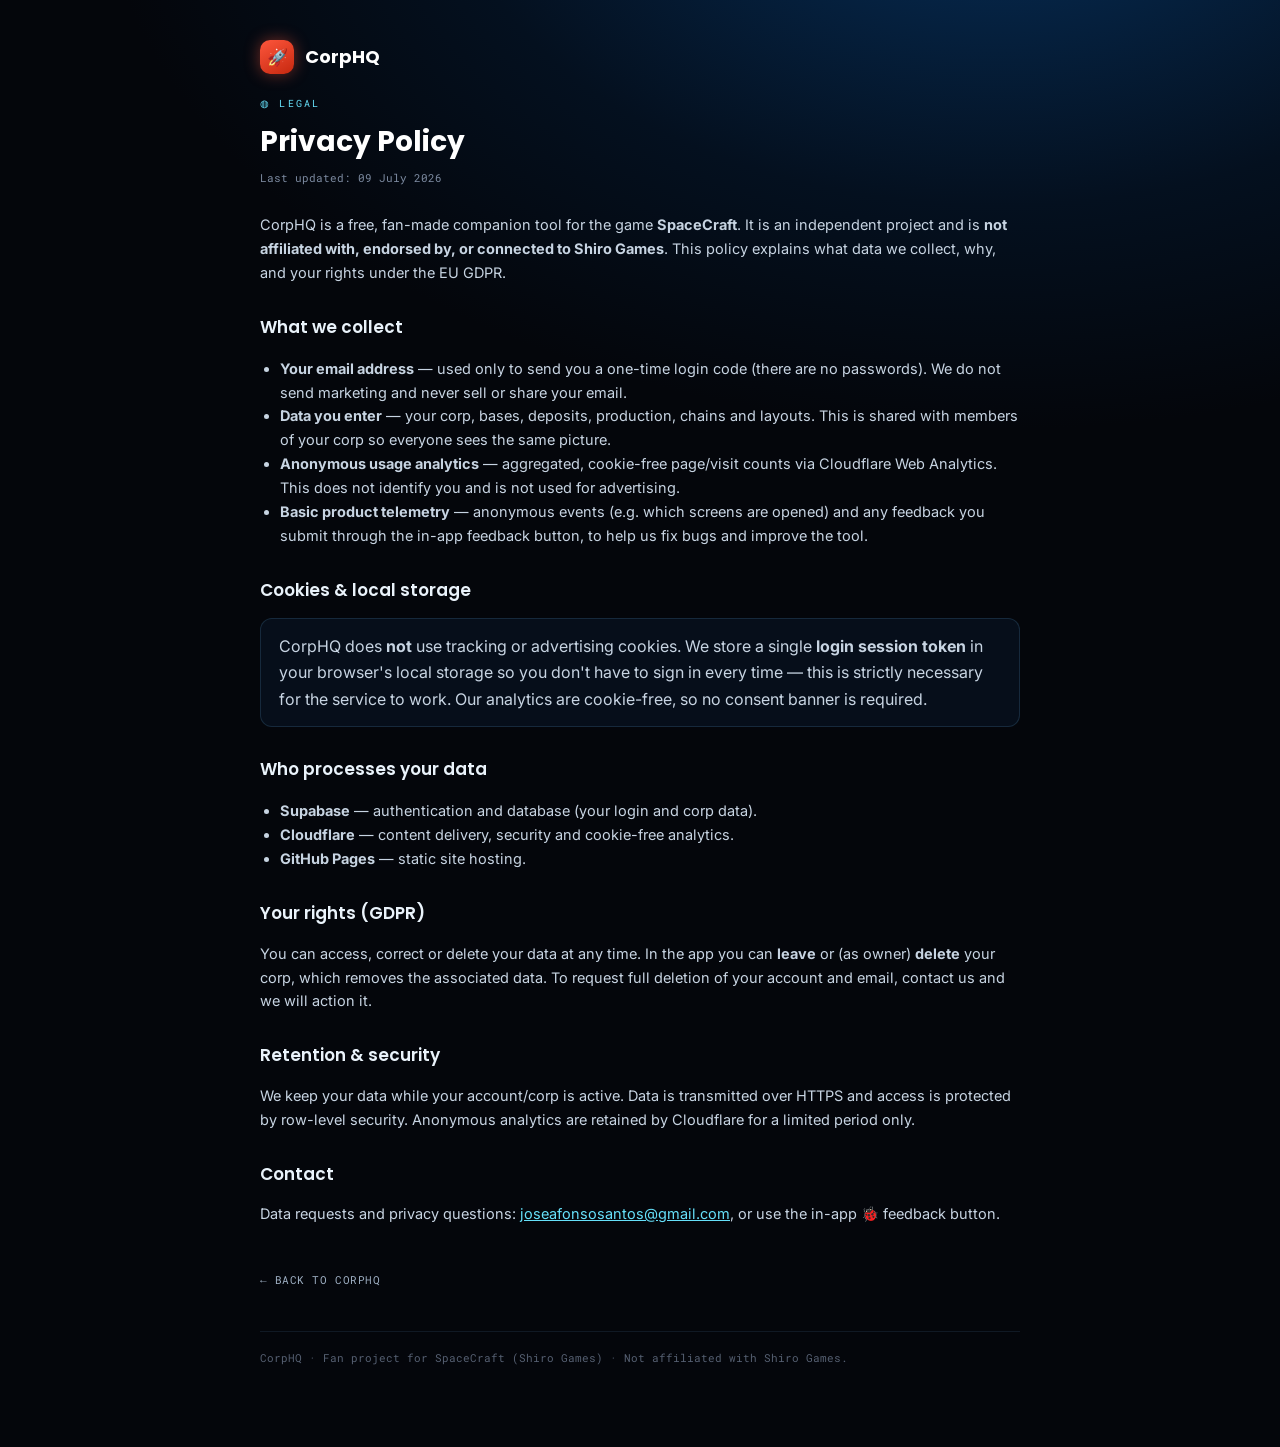
<file: privacy.html>
<!DOCTYPE html><html lang="en"><head><title>Privacy Policy — CorpHQ</title>
<meta charset="utf-8"><meta name="viewport" content="width=device-width,initial-scale=1">
<meta name="robots" content="index,follow">
<link rel="preconnect" href="https://fonts.googleapis.com">
<link rel="stylesheet" href="https://fonts.googleapis.com/css2?family=Poppins:wght@600;700&family=Roboto+Mono:wght@500&family=Inter:wght@400;600&display=swap">
<style>
  html,body{margin:0}
  body{font-family:Inter,system-ui,sans-serif;color:#c7d4e2;background:radial-gradient(1100px 700px at 78% -10%,#06305c,#04101f 50%,#04060b 82%);min-height:100vh;line-height:1.65}
  .wrap{max-width:760px;margin:0 auto;padding:40px 22px 80px}
  .top{display:flex;align-items:center;gap:11px;margin-bottom:8px}
  .logo{width:34px;height:34px;border-radius:10px;background:linear-gradient(150deg,#fd563c,#c6280f);display:flex;align-items:center;justify-content:center;box-shadow:0 0 16px rgba(253,86,60,.45);font-size:17px}
  .brand{font-family:Poppins,sans-serif;font-weight:700;font-size:18px;color:#fff}
  .eyebrow{font-family:"Roboto Mono",monospace;font-size:10px;letter-spacing:.22em;color:#66e0fa;margin:22px 0 6px}
  h1{font-family:Poppins,sans-serif;font-size:28px;font-weight:700;color:#fff;margin:0 0 4px}
  .upd{font-family:"Roboto Mono",monospace;font-size:11px;color:#7d8ba1;margin-bottom:26px}
  h2{font-family:Poppins,sans-serif;font-size:17px;font-weight:600;color:#eaf3fb;margin:28px 0 8px}
  p,li{font-size:14.5px}
  a{color:#66e0fa}
  ul{padding-left:20px}
  .box{background:rgba(9,20,38,.6);border:1px solid rgba(96,165,215,.18);border-radius:12px;padding:14px 18px;margin:14px 0}
  .back{display:inline-flex;align-items:center;gap:7px;margin-top:30px;font-family:"Roboto Mono",monospace;font-size:11px;letter-spacing:.05em;text-transform:uppercase;color:#9fb0c4;text-decoration:none}
  footer{margin-top:40px;padding-top:18px;border-top:1px solid rgba(96,165,215,.12);font-family:"Roboto Mono",monospace;font-size:10.5px;color:#566072}
</style>
</head><body><div class="wrap">
  <div class="top"><span class="logo">🚀</span><span class="brand">CorpHQ</span></div>
  <div class="eyebrow">◍ LEGAL</div>
  <h1>Privacy Policy</h1>
  <div class="upd">Last updated: 09 July 2026</div>

  <p>CorpHQ is a free, fan-made companion tool for the game <b>SpaceCraft</b>. It is an independent project and is <b>not affiliated with, endorsed by, or connected to Shiro Games</b>. This policy explains what data we collect, why, and your rights under the EU GDPR.</p>

  <h2>What we collect</h2>
  <ul>
    <li><b>Your email address</b> — used only to send you a one-time login code (there are no passwords). We do not send marketing and never sell or share your email.</li>
    <li><b>Data you enter</b> — your corp, bases, deposits, production, chains and layouts. This is shared with members of your corp so everyone sees the same picture.</li>
    <li><b>Anonymous usage analytics</b> — aggregated, cookie-free page/visit counts via Cloudflare Web Analytics. This does not identify you and is not used for advertising.</li>
    <li><b>Basic product telemetry</b> — anonymous events (e.g. which screens are opened) and any feedback you submit through the in-app feedback button, to help us fix bugs and improve the tool.</li>
  </ul>

  <h2>Cookies &amp; local storage</h2>
  <div class="box">CorpHQ does <b>not</b> use tracking or advertising cookies. We store a single <b>login session token</b> in your browser's local storage so you don't have to sign in every time — this is strictly necessary for the service to work. Our analytics are cookie-free, so no consent banner is required.</div>

  <h2>Who processes your data</h2>
  <ul>
    <li><b>Supabase</b> — authentication and database (your login and corp data).</li>
    <li><b>Cloudflare</b> — content delivery, security and cookie-free analytics.</li>
    <li><b>GitHub Pages</b> — static site hosting.</li>
  </ul>

  <h2>Your rights (GDPR)</h2>
  <p>You can access, correct or delete your data at any time. In the app you can <b>leave</b> or (as owner) <b>delete</b> your corp, which removes the associated data. To request full deletion of your account and email, contact us and we will action it.</p>

  <h2>Retention &amp; security</h2>
  <p>We keep your data while your account/corp is active. Data is transmitted over HTTPS and access is protected by row-level security. Anonymous analytics are retained by Cloudflare for a limited period only.</p>

  <h2>Contact</h2>
  <p>Data requests and privacy questions: <a href="mailto:joseafonsosantos@gmail.com">joseafonsosantos@gmail.com</a>, or use the in-app 🐞 feedback button.</p>

  <a class="back" href="/">← Back to CorpHQ</a>
  <footer>CorpHQ · Fan project for SpaceCraft (Shiro Games) · Not affiliated with Shiro Games.</footer>
</div></body></html>
</file>
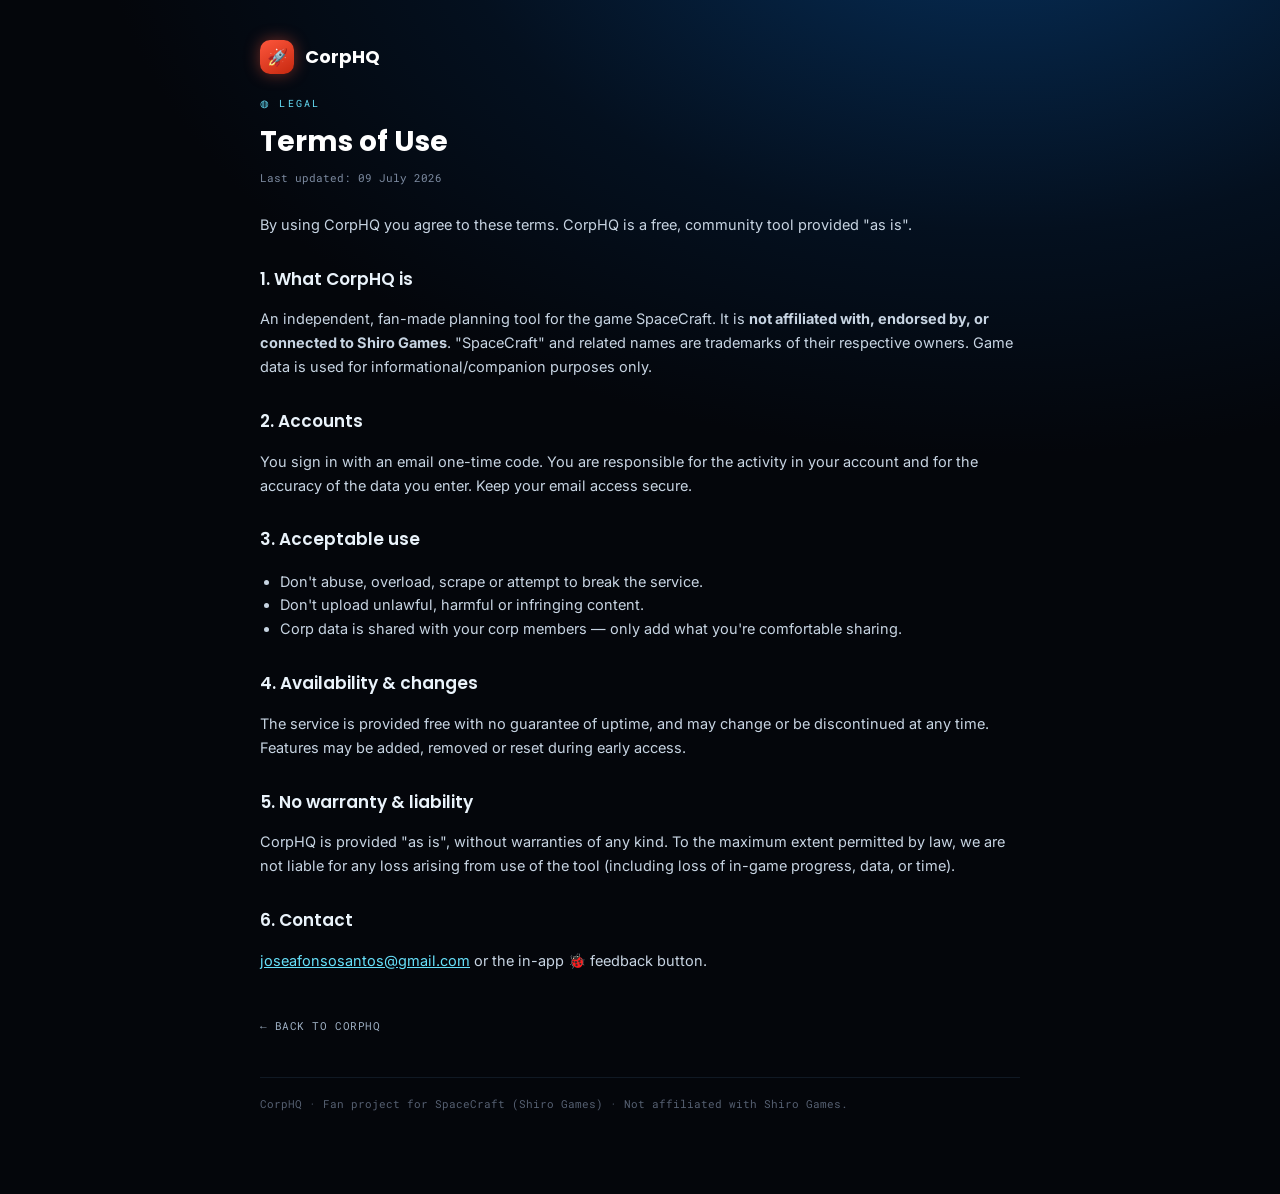
<file: terms.html>
<!DOCTYPE html><html lang="en"><head><title>Terms of Use — CorpHQ</title>
<meta charset="utf-8"><meta name="viewport" content="width=device-width,initial-scale=1">
<meta name="robots" content="index,follow">
<link rel="preconnect" href="https://fonts.googleapis.com">
<link rel="stylesheet" href="https://fonts.googleapis.com/css2?family=Poppins:wght@600;700&family=Roboto+Mono:wght@500&family=Inter:wght@400;600&display=swap">
<style>
  html,body{margin:0}
  body{font-family:Inter,system-ui,sans-serif;color:#c7d4e2;background:radial-gradient(1100px 700px at 78% -10%,#06305c,#04101f 50%,#04060b 82%);min-height:100vh;line-height:1.65}
  .wrap{max-width:760px;margin:0 auto;padding:40px 22px 80px}
  .top{display:flex;align-items:center;gap:11px;margin-bottom:8px}
  .logo{width:34px;height:34px;border-radius:10px;background:linear-gradient(150deg,#fd563c,#c6280f);display:flex;align-items:center;justify-content:center;box-shadow:0 0 16px rgba(253,86,60,.45);font-size:17px}
  .brand{font-family:Poppins,sans-serif;font-weight:700;font-size:18px;color:#fff}
  .eyebrow{font-family:"Roboto Mono",monospace;font-size:10px;letter-spacing:.22em;color:#66e0fa;margin:22px 0 6px}
  h1{font-family:Poppins,sans-serif;font-size:28px;font-weight:700;color:#fff;margin:0 0 4px}
  .upd{font-family:"Roboto Mono",monospace;font-size:11px;color:#7d8ba1;margin-bottom:26px}
  h2{font-family:Poppins,sans-serif;font-size:17px;font-weight:600;color:#eaf3fb;margin:28px 0 8px}
  p,li{font-size:14.5px}
  a{color:#66e0fa}
  ul{padding-left:20px}
  .back{display:inline-flex;align-items:center;gap:7px;margin-top:30px;font-family:"Roboto Mono",monospace;font-size:11px;letter-spacing:.05em;text-transform:uppercase;color:#9fb0c4;text-decoration:none}
  footer{margin-top:40px;padding-top:18px;border-top:1px solid rgba(96,165,215,.12);font-family:"Roboto Mono",monospace;font-size:10.5px;color:#566072}
</style>
</head><body><div class="wrap">
  <div class="top"><span class="logo">🚀</span><span class="brand">CorpHQ</span></div>
  <div class="eyebrow">◍ LEGAL</div>
  <h1>Terms of Use</h1>
  <div class="upd">Last updated: 09 July 2026</div>

  <p>By using CorpHQ you agree to these terms. CorpHQ is a free, community tool provided "as is".</p>

  <h2>1. What CorpHQ is</h2>
  <p>An independent, fan-made planning tool for the game SpaceCraft. It is <b>not affiliated with, endorsed by, or connected to Shiro Games</b>. "SpaceCraft" and related names are trademarks of their respective owners. Game data is used for informational/companion purposes only.</p>

  <h2>2. Accounts</h2>
  <p>You sign in with an email one-time code. You are responsible for the activity in your account and for the accuracy of the data you enter. Keep your email access secure.</p>

  <h2>3. Acceptable use</h2>
  <ul>
    <li>Don't abuse, overload, scrape or attempt to break the service.</li>
    <li>Don't upload unlawful, harmful or infringing content.</li>
    <li>Corp data is shared with your corp members — only add what you're comfortable sharing.</li>
  </ul>

  <h2>4. Availability &amp; changes</h2>
  <p>The service is provided free with no guarantee of uptime, and may change or be discontinued at any time. Features may be added, removed or reset during early access.</p>

  <h2>5. No warranty &amp; liability</h2>
  <p>CorpHQ is provided "as is", without warranties of any kind. To the maximum extent permitted by law, we are not liable for any loss arising from use of the tool (including loss of in-game progress, data, or time).</p>

  <h2>6. Contact</h2>
  <p><a href="mailto:joseafonsosantos@gmail.com">joseafonsosantos@gmail.com</a> or the in-app 🐞 feedback button.</p>

  <a class="back" href="/">← Back to CorpHQ</a>
  <footer>CorpHQ · Fan project for SpaceCraft (Shiro Games) · Not affiliated with Shiro Games.</footer>
</div></body></html>
</file>
